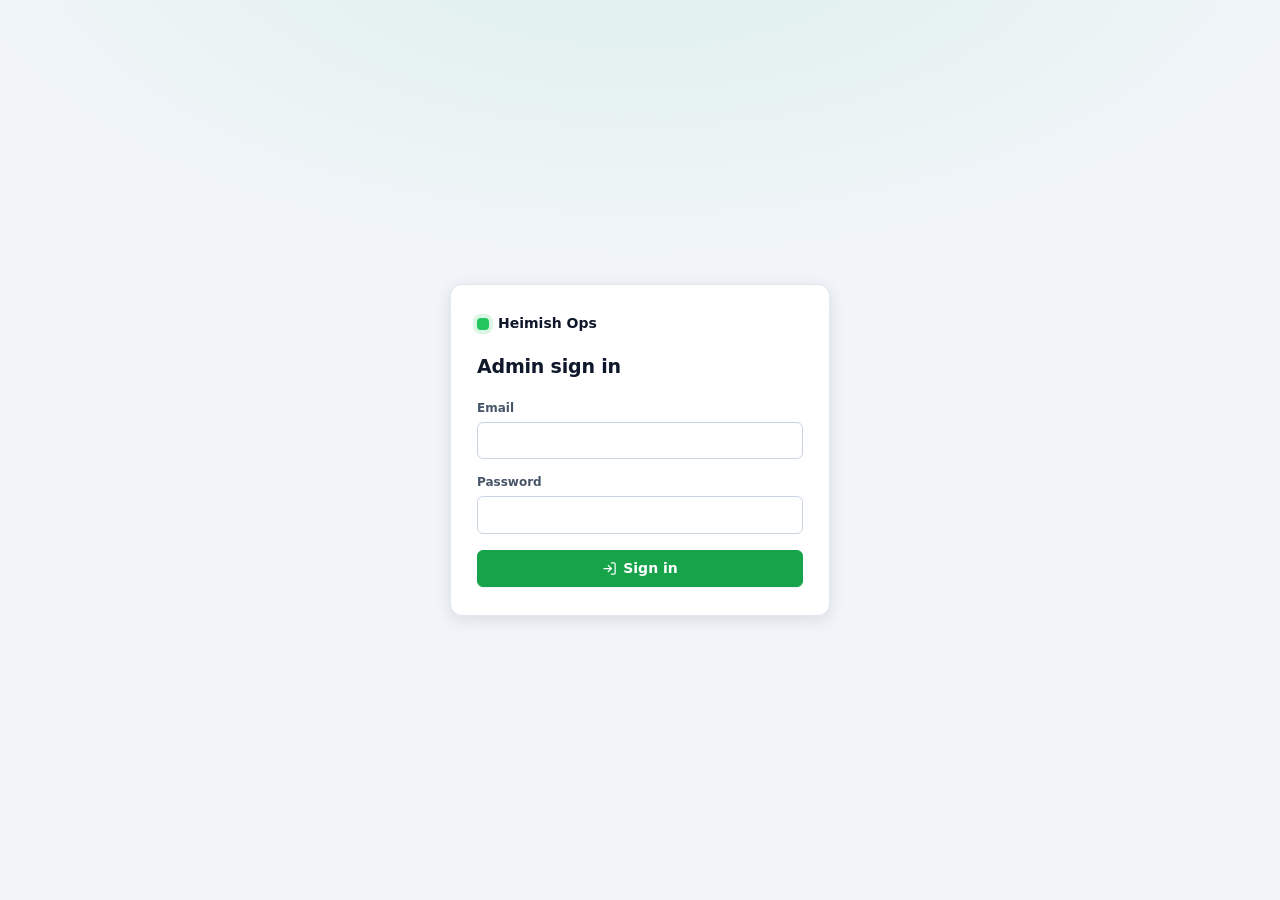
<file: admin/index.html>
<!doctype html>
<html lang="en">
  <head>
    <meta charset="UTF-8" />
    <meta name="viewport" content="width=device-width, initial-scale=1.0" />
    <title>Heimish Ops Portal</title>
    <script type="module" crossorigin src="/admin/assets/index-C0N72zMu.js"></script>
    <link rel="stylesheet" crossorigin href="/admin/assets/index-Dj3OKHCG.css">
  </head>
  <body>
    <div id="root"></div>
  </body>
</html>
</file>
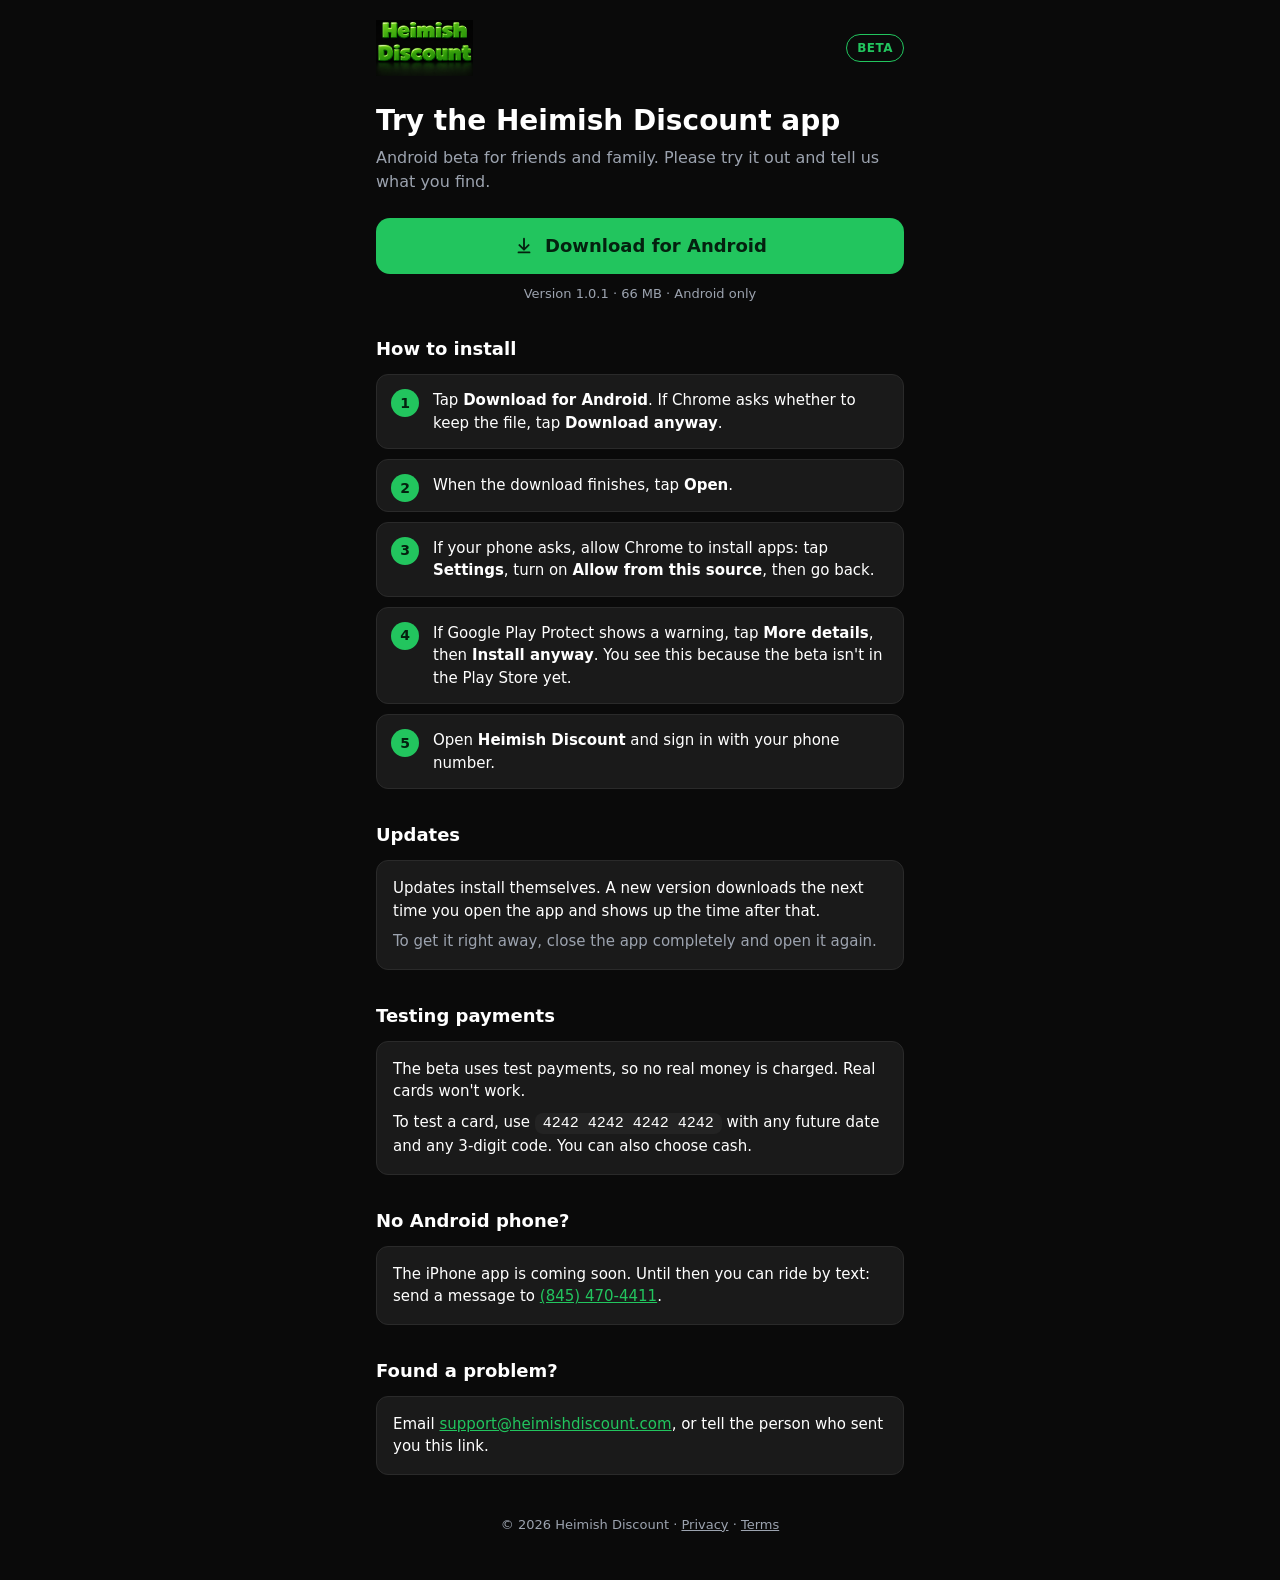
<file: download/index.html>
<!DOCTYPE html>
<html lang="en">
<head>
<meta charset="UTF-8" />
<meta name="viewport" content="width=device-width, initial-scale=1.0" />
<title>Heimish Discount — Android beta</title>
<meta name="description" content="Download the Heimish Discount Android beta." />
<!-- Private beta: shared by link only, never listed in search results. -->
<meta name="robots" content="noindex, nofollow" />
<link rel="icon" type="image/png" href="/favicon.png" />
<link rel="apple-touch-icon" href="/favicon.png" />
<style>
  :root {
    --bg: #0A0A0A;
    --surface: #1A1A1A;
    --surface-2: #232323;
    --primary: #22C55E;
    --primary-dark: #16A34A;
    --text: #FFFFFF;
    --muted: #9CA3AF;
    --border: #2A2A2A;
  }
  * { box-sizing: border-box; }
  html, body { margin: 0; padding: 0; }
  body {
    background: var(--bg);
    color: var(--text);
    font-family: system-ui, -apple-system, "Segoe UI", Roboto, Helvetica, Arial, sans-serif;
    line-height: 1.5;
    -webkit-text-size-adjust: 100%;
  }
  a { color: var(--primary); }
  .wrap { max-width: 560px; margin: 0 auto; padding: 20px 16px 48px; }
  header { display: flex; align-items: center; justify-content: space-between; gap: 12px; }
  header img { height: 56px; width: auto; display: block; }
  .badge {
    font-size: 12px; font-weight: 600; letter-spacing: .04em; text-transform: uppercase;
    color: var(--primary); border: 1px solid var(--primary); border-radius: 999px; padding: 4px 10px;
  }
  h1 { font-size: 28px; line-height: 1.2; margin: 28px 0 8px; }
  .lead { color: var(--muted); margin: 0 0 24px; font-size: 16px; }
  .download {
    display: flex; align-items: center; justify-content: center; gap: 10px;
    width: 100%; min-height: 56px; padding: 14px 20px;
    background: var(--primary); color: #04210F; text-decoration: none;
    font-size: 18px; font-weight: 700; border-radius: 14px;
  }
  .download:hover, .download:focus-visible { background: var(--primary-dark); color: #FFFFFF; }
  .download:focus-visible { outline: 3px solid #FFFFFF; outline-offset: 3px; }
  .download svg { width: 22px; height: 22px; flex-shrink: 0; }
  .meta { color: var(--muted); font-size: 13px; text-align: center; margin: 10px 0 0; }
  section { margin-top: 32px; }
  h2 { font-size: 18px; margin: 0 0 12px; }
  ol.steps { list-style: none; margin: 0; padding: 0; counter-reset: step; }
  ol.steps li {
    counter-increment: step; position: relative;
    background: var(--surface); border: 1px solid var(--border); border-radius: 12px;
    padding: 14px 14px 14px 56px; margin-bottom: 10px; font-size: 15px;
  }
  ol.steps li::before {
    content: counter(step); position: absolute; left: 14px; top: 14px;
    width: 28px; height: 28px; border-radius: 50%;
    background: var(--primary); color: #04210F; font-weight: 700; font-size: 14px;
    display: flex; align-items: center; justify-content: center;
  }
  .card { background: var(--surface); border: 1px solid var(--border); border-radius: 12px; padding: 16px; font-size: 15px; }
  .card p { margin: 0 0 8px; }
  .card p:last-child { margin-bottom: 0; }
  .testcard {
    font-family: ui-monospace, SFMono-Regular, Menlo, Consolas, monospace;
    background: var(--surface-2); border-radius: 8px; padding: 2px 8px; white-space: nowrap;
  }
  .muted { color: var(--muted); }
  footer { margin-top: 40px; color: var(--muted); font-size: 13px; text-align: center; }
  footer a { color: var(--muted); }
  @media (prefers-reduced-motion: no-preference) {
    .download { transition: background-color .15s ease, color .15s ease; }
  }
</style>
</head>
<body>
  <div class="wrap">
    <header>
      <a href="/"><img src="/heimish-logo-3d.png" alt="Heimish Discount" /></a>
      <span class="badge">Beta</span>
    </header>

    <h1>Try the Heimish Discount app</h1>
    <p class="lead">Android beta for friends and family. Please try it out and tell us what you find.</p>

    <a class="download" href="/download/heimish-discount.apk" download="heimish-discount.apk">
      <svg viewBox="0 0 24 24" aria-hidden="true" fill="currentColor"><path d="M12 3a1 1 0 0 1 1 1v9.59l3.3-3.3a1 1 0 1 1 1.4 1.42l-5 5a1 1 0 0 1-1.4 0l-5-5a1 1 0 1 1 1.4-1.42L11 13.59V4a1 1 0 0 1 1-1zM5 19a1 1 0 0 1 1-1h12a1 1 0 1 1 0 2H6a1 1 0 0 1-1-1z"/></svg>
      Download for Android
    </a>
    <p class="meta">Version 1.0.1 · 66 MB · Android only</p>

    <section aria-labelledby="install-title">
      <h2 id="install-title">How to install</h2>
      <ol class="steps">
        <li>Tap <strong>Download for Android</strong>. If Chrome asks whether to keep the file, tap <strong>Download anyway</strong>.</li>
        <li>When the download finishes, tap <strong>Open</strong>.</li>
        <li>If your phone asks, allow Chrome to install apps: tap <strong>Settings</strong>, turn on <strong>Allow from this source</strong>, then go back.</li>
        <li>If Google Play Protect shows a warning, tap <strong>More details</strong>, then <strong>Install anyway</strong>. You see this because the beta isn't in the Play Store yet.</li>
        <li>Open <strong>Heimish Discount</strong> and sign in with your phone number.</li>
      </ol>
    </section>

    <section aria-labelledby="updates-title">
      <h2 id="updates-title">Updates</h2>
      <div class="card">
        <p>Updates install themselves. A new version downloads the next time you open the app and shows up the time after that.</p>
        <p class="muted">To get it right away, close the app completely and open it again.</p>
      </div>
    </section>

    <section aria-labelledby="payments-title">
      <h2 id="payments-title">Testing payments</h2>
      <div class="card">
        <p>The beta uses test payments, so no real money is charged. Real cards won't work.</p>
        <p>To test a card, use <span class="testcard">4242 4242 4242 4242</span> with any future date and any 3-digit code. You can also choose cash.</p>
      </div>
    </section>

    <section aria-labelledby="other-title">
      <h2 id="other-title">No Android phone?</h2>
      <div class="card">
        <p>The iPhone app is coming soon. Until then you can ride by text: send a message to <a href="sms:+18454704411">(845) 470-4411</a>.</p>
      </div>
    </section>

    <section aria-labelledby="feedback-title">
      <h2 id="feedback-title">Found a problem?</h2>
      <div class="card">
        <p>Email <a href="mailto:support@heimishdiscount.com">support@heimishdiscount.com</a>, or tell the person who sent you this link.</p>
      </div>
    </section>

    <footer>
      © <span id="year"></span> Heimish Discount ·
      <a href="/privacy-policy">Privacy</a> ·
      <a href="/terms-and-conditions">Terms</a>
    </footer>
  </div>
  <script>document.getElementById('year').textContent = new Date().getFullYear();</script>
</body>
</html>
</file>
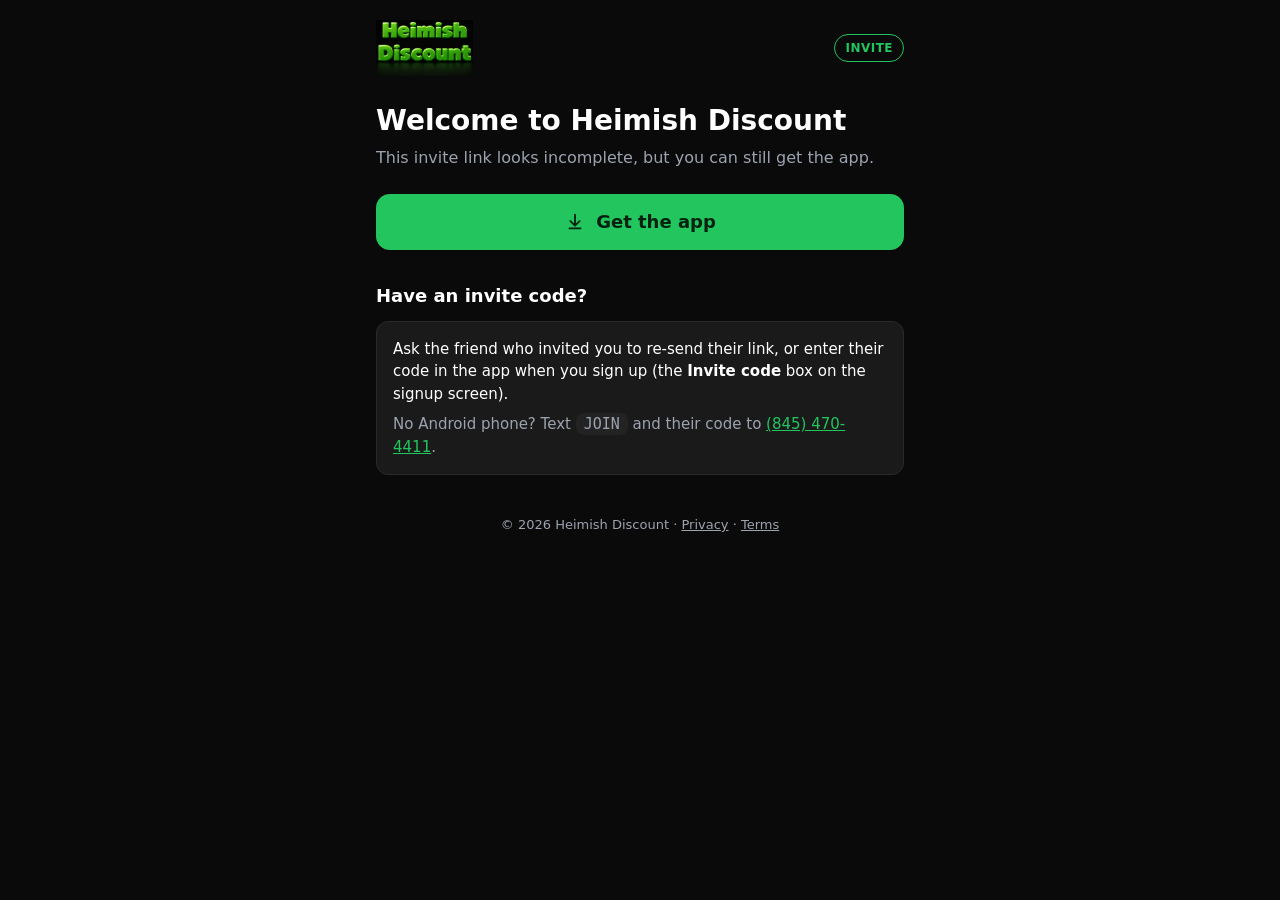
<file: join/index.html>
<!DOCTYPE html>
<html lang="en">
<head>
<meta charset="UTF-8" />
<meta name="viewport" content="width=device-width, initial-scale=1.0" />
<title>Heimish Discount — you're invited</title>
<meta name="description" content="You've been invited to Heimish Discount." />
<!-- Private beta: shared by link only, never listed in search results. -->
<meta name="robots" content="noindex, nofollow" />
<link rel="icon" type="image/png" href="/favicon.png" />
<link rel="apple-touch-icon" href="/favicon.png" />
<style>
  :root {
    --bg: #0A0A0A;
    --surface: #1A1A1A;
    --surface-2: #232323;
    --primary: #22C55E;
    --primary-dark: #16A34A;
    --text: #FFFFFF;
    --muted: #9CA3AF;
    --border: #2A2A2A;
  }
  * { box-sizing: border-box; }
  html, body { margin: 0; padding: 0; }
  body {
    background: var(--bg);
    color: var(--text);
    font-family: system-ui, -apple-system, "Segoe UI", Roboto, Helvetica, Arial, sans-serif;
    line-height: 1.5;
    -webkit-text-size-adjust: 100%;
  }
  a { color: var(--primary); }
  .wrap { max-width: 560px; margin: 0 auto; padding: 20px 16px 48px; }
  header { display: flex; align-items: center; justify-content: space-between; gap: 12px; }
  header img { height: 56px; width: auto; display: block; }
  .badge {
    font-size: 12px; font-weight: 600; letter-spacing: .04em; text-transform: uppercase;
    color: var(--primary); border: 1px solid var(--primary); border-radius: 999px; padding: 4px 10px;
  }
  h1 { font-size: 28px; line-height: 1.2; margin: 28px 0 8px; }
  .lead { color: var(--muted); margin: 0 0 24px; font-size: 16px; }
  .codebox {
    display: flex; align-items: center; justify-content: center; gap: 10px;
    background: var(--surface); border: 1px solid var(--primary); border-radius: 12px;
    padding: 14px; margin: 0 0 22px;
  }
  .codebox .label { color: var(--muted); font-size: 14px; }
  .codebox .code {
    font-family: ui-monospace, SFMono-Regular, Menlo, Consolas, monospace;
    font-size: 22px; font-weight: 700; color: var(--primary); letter-spacing: .04em;
  }
  .btn {
    display: flex; align-items: center; justify-content: center; gap: 10px;
    width: 100%; min-height: 56px; padding: 14px 20px;
    background: var(--primary); color: #04210F; text-decoration: none;
    font-size: 18px; font-weight: 700; border-radius: 14px;
    border: 0; cursor: pointer; font-family: inherit;
  }
  .btn:hover, .btn:focus-visible { background: var(--primary-dark); color: #FFFFFF; }
  .btn:focus-visible { outline: 3px solid #FFFFFF; outline-offset: 3px; }
  .btn svg { width: 22px; height: 22px; flex-shrink: 0; }
  .btn.secondary {
    background: transparent; color: var(--primary); border: 1px solid var(--primary); margin-top: 12px;
    font-size: 16px; min-height: 50px;
  }
  .btn.secondary:hover, .btn.secondary:focus-visible { background: var(--surface-2); color: var(--primary); }
  .meta { color: var(--muted); font-size: 13px; text-align: center; margin: 10px 0 0; }
  .copied-note { color: var(--primary); font-size: 13px; text-align: center; margin: 8px 0 0; min-height: 18px; }
  section { margin-top: 32px; }
  h2 { font-size: 18px; margin: 0 0 12px; }
  ol.steps { list-style: none; margin: 0; padding: 0; counter-reset: step; }
  ol.steps li {
    counter-increment: step; position: relative;
    background: var(--surface); border: 1px solid var(--border); border-radius: 12px;
    padding: 14px 14px 14px 56px; margin-bottom: 10px; font-size: 15px;
  }
  ol.steps li::before {
    content: counter(step); position: absolute; left: 14px; top: 14px;
    width: 28px; height: 28px; border-radius: 50%;
    background: var(--primary); color: #04210F; font-weight: 700; font-size: 14px;
    display: flex; align-items: center; justify-content: center;
  }
  .card { background: var(--surface); border: 1px solid var(--border); border-radius: 12px; padding: 16px; font-size: 15px; }
  .card p { margin: 0 0 8px; }
  .card p:last-child { margin-bottom: 0; }
  .textcode {
    font-family: ui-monospace, SFMono-Regular, Menlo, Consolas, monospace;
    background: var(--surface-2); border-radius: 8px; padding: 2px 8px; white-space: nowrap;
  }
  .muted { color: var(--muted); }
  footer { margin-top: 40px; color: var(--muted); font-size: 13px; text-align: center; }
  footer a { color: var(--muted); }
  [hidden] { display: none !important; }
  @media (prefers-reduced-motion: no-preference) {
    .btn { transition: background-color .15s ease, color .15s ease; }
  }
</style>
</head>
<body>
  <div class="wrap">
    <header>
      <a href="/"><img src="/heimish-logo-3d.png" alt="Heimish Discount" /></a>
      <span class="badge">Invite</span>
    </header>

    <!-- Valid-code view -->
    <div id="valid" hidden>
      <h1>You're invited</h1>
      <p class="lead">Install the Heimish Discount app and your invite code is applied when you sign up.</p>

      <div class="codebox">
        <span class="label">Your code:</span>
        <span class="code" id="code-display"></span>
      </div>

      <button class="btn" id="download-btn" type="button">
        <svg viewBox="0 0 24 24" aria-hidden="true" fill="currentColor"><path d="M12 3a1 1 0 0 1 1 1v9.59l3.3-3.3a1 1 0 1 1 1.4 1.42l-5 5a1 1 0 0 1-1.4 0l-5-5a1 1 0 1 1 1.4-1.42L11 13.59V4a1 1 0 0 1 1-1zM5 19a1 1 0 0 1 1-1h12a1 1 0 1 1 0 2H6a1 1 0 0 1-1-1z"/></svg>
        Download for Android
      </button>
      <p class="copied-note" id="copied-note" aria-live="polite"></p>

      <button class="btn secondary" id="open-app-btn" type="button">Already installed? Open in the app</button>
      <p class="meta">Android · the code is copied for you when you download.</p>

      <section aria-labelledby="install-title">
        <h2 id="install-title">How to install</h2>
        <ol class="steps">
          <li>Tap <strong>Download for Android</strong>. If Chrome asks whether to keep the file, tap <strong>Download anyway</strong>.</li>
          <li>When the download finishes, tap <strong>Open</strong> to install.</li>
          <li>If your phone asks, allow Chrome to install apps: tap <strong>Settings</strong>, turn on <strong>Allow from this source</strong>, then go back.</li>
          <li>If Google Play Protect shows a warning, tap <strong>More details</strong>, then <strong>Install anyway</strong>. You see this because the app isn't in the Play Store yet.</li>
          <li>Open <strong>Heimish Discount</strong> and sign up — your invite code is already filled in. If it isn't, paste it (it's on your clipboard) or type it in the <strong>Invite code</strong> box.</li>
        </ol>
      </section>

      <section aria-labelledby="other-title">
        <h2 id="other-title">iPhone or a flip phone?</h2>
        <div class="card">
          <p>Ride by text instead. Send <span class="textcode" id="sms-text"></span> to <a id="sms-link" href="#">(845) 470-4411</a>.</p>
        </div>
      </section>
    </div>

    <!-- Invalid / missing code view -->
    <div id="invalid" hidden>
      <h1>Welcome to Heimish Discount</h1>
      <p class="lead">This invite link looks incomplete, but you can still get the app.</p>
      <a class="btn" href="/download/">
        <svg viewBox="0 0 24 24" aria-hidden="true" fill="currentColor"><path d="M12 3a1 1 0 0 1 1 1v9.59l3.3-3.3a1 1 0 1 1 1.4 1.42l-5 5a1 1 0 0 1-1.4 0l-5-5a1 1 0 1 1 1.4-1.42L11 13.59V4a1 1 0 0 1 1-1zM5 19a1 1 0 0 1 1-1h12a1 1 0 1 1 0 2H6a1 1 0 0 1-1-1z"/></svg>
        Get the app
      </a>
      <section aria-labelledby="ask-title">
        <h2 id="ask-title">Have an invite code?</h2>
        <div class="card">
          <p>Ask the friend who invited you to re-send their link, or enter their code in the app when you sign up (the <strong>Invite code</strong> box on the signup screen).</p>
          <p class="muted">No Android phone? Text <span class="textcode">JOIN</span> and their code to <a href="sms:+18454704411">(845) 470-4411</a>.</p>
        </div>
      </section>
    </div>

    <footer>
      © <span id="year"></span> Heimish Discount ·
      <a href="/privacy-policy">Privacy</a> ·
      <a href="/terms-and-conditions">Terms</a>
    </footer>
  </div>

  <script>
    (function () {
      document.getElementById('year').textContent = new Date().getFullYear();

      var APK_URL = '/download/heimish-discount.apk';
      var FALLBACK_URL = 'https://heimishdiscount.com/download/';

      // Strict referral-code shape: HEIM- + 4–8 chars from the unambiguous alphabet (no 0/O/1/I).
      var CODE_RE = /^HEIM-[ABCDEFGHJKLMNPQRSTUVWXYZ23456789]{4,8}$/;

      function getCode() {
        var raw = '';
        try {
          raw = new URLSearchParams(window.location.search).get('code') || '';
        } catch (e) { raw = ''; }
        var code = raw.trim().toUpperCase();
        return CODE_RE.test(code) ? code : null;
      }

      var code = getCode();

      if (!code) {
        document.getElementById('invalid').hidden = false;
        return;
      }

      document.getElementById('valid').hidden = false;

      // User-controlled input: ONLY ever assigned via textContent, never innerHTML.
      document.getElementById('code-display').textContent = code;
      document.getElementById('sms-text').textContent = 'JOIN ' + code;
      document.getElementById('sms-link').setAttribute(
        'href',
        'sms:+18454704411?body=' + encodeURIComponent('JOIN ' + code)
      );

      var copiedNote = document.getElementById('copied-note');

      function startDownload() {
        var a = document.createElement('a');
        a.href = APK_URL;
        a.setAttribute('download', 'heimish-discount.apk');
        document.body.appendChild(a);
        a.click();
        document.body.removeChild(a);
      }

      // Older browsers: copy through a hidden textarea. Must run inside the tap, like writeText.
      function legacyCopy(text) {
        var ta = document.createElement('textarea');
        ta.value = text;
        ta.setAttribute('readonly', '');
        ta.style.position = 'fixed';
        ta.style.opacity = '0';
        document.body.appendChild(ta);
        ta.select();
        var ok = false;
        try { ok = document.execCommand('copy'); } catch (e) { ok = false; }
        document.body.removeChild(ta);
        return ok;
      }

      function showCopied(ok) {
        copiedNote.textContent = ok
          ? 'Code copied — it will fill in when you open the app.'
          : 'Remember your code: ' + code + ' — enter it when you sign up.';
      }

      // Copy the code to the clipboard INSIDE the tap (required for clipboard permission),
      // then start the APK download. The deferred-link pickup in the app reads this on first open.
      // The note only says "copied" once the copy has actually succeeded.
      document.getElementById('download-btn').addEventListener('click', function () {
        if (navigator.clipboard && navigator.clipboard.writeText) {
          navigator.clipboard.writeText(code).then(
            function () { showCopied(true); },
            function () { showCopied(legacyCopy(code)); }
          );
        } else {
          showCopied(legacyCopy(code));
        }
        startDownload();
      });

      // Open directly in the installed app via an Android intent. If the app isn't installed,
      // the browser follows browser_fallback_url to the download page.
      document.getElementById('open-app-btn').addEventListener('click', function () {
        var intent =
          'intent://join?code=' + encodeURIComponent(code) +
          '#Intent;scheme=heimish;package=com.heimishdiscount.rides;' +
          'S.browser_fallback_url=' + encodeURIComponent(FALLBACK_URL) + ';end';
        window.location.href = intent;
      });
    })();
  </script>
</body>
</html>
</file>
<file: admin/assets/index-Dj3OKHCG.css>
.react-flow{direction:ltr;--xy-edge-stroke-default: #b1b1b7;--xy-edge-stroke-width-default: 1;--xy-edge-stroke-selected-default: #555;--xy-connectionline-stroke-default: #b1b1b7;--xy-connectionline-stroke-width-default: 1;--xy-attribution-background-color-default: rgba(255, 255, 255, .5);--xy-minimap-background-color-default: #fff;--xy-minimap-mask-background-color-default: rgba(240, 240, 240, .6);--xy-minimap-mask-stroke-color-default: transparent;--xy-minimap-mask-stroke-width-default: 1;--xy-minimap-node-background-color-default: #e2e2e2;--xy-minimap-node-stroke-color-default: transparent;--xy-minimap-node-stroke-width-default: 2;--xy-background-color-default: transparent;--xy-background-pattern-dots-color-default: #91919a;--xy-background-pattern-lines-color-default: #eee;--xy-background-pattern-cross-color-default: #e2e2e2;background-color:var(--xy-background-color, var(--xy-background-color-default));--xy-node-color-default: inherit;--xy-node-border-default: 1px solid #1a192b;--xy-node-background-color-default: #fff;--xy-node-group-background-color-default: rgba(240, 240, 240, .25);--xy-node-boxshadow-hover-default: 0 1px 4px 1px rgba(0, 0, 0, .08);--xy-node-boxshadow-selected-default: 0 0 0 .5px #1a192b;--xy-node-border-radius-default: 3px;--xy-handle-background-color-default: #1a192b;--xy-handle-border-color-default: #fff;--xy-selection-background-color-default: rgba(0, 89, 220, .08);--xy-selection-border-default: 1px dotted rgba(0, 89, 220, .8);--xy-controls-button-background-color-default: #fefefe;--xy-controls-button-background-color-hover-default: #f4f4f4;--xy-controls-button-color-default: inherit;--xy-controls-button-color-hover-default: inherit;--xy-controls-button-border-color-default: #eee;--xy-controls-box-shadow-default: 0 0 2px 1px rgba(0, 0, 0, .08);--xy-edge-label-background-color-default: #ffffff;--xy-edge-label-color-default: inherit;--xy-resize-background-color-default: #3367d9}.react-flow.dark{--xy-edge-stroke-default: #3e3e3e;--xy-edge-stroke-width-default: 1;--xy-edge-stroke-selected-default: #727272;--xy-connectionline-stroke-default: #b1b1b7;--xy-connectionline-stroke-width-default: 1;--xy-attribution-background-color-default: rgba(150, 150, 150, .25);--xy-minimap-background-color-default: #141414;--xy-minimap-mask-background-color-default: rgba(60, 60, 60, .6);--xy-minimap-mask-stroke-color-default: transparent;--xy-minimap-mask-stroke-width-default: 1;--xy-minimap-node-background-color-default: #2b2b2b;--xy-minimap-node-stroke-color-default: transparent;--xy-minimap-node-stroke-width-default: 2;--xy-background-color-default: #141414;--xy-background-pattern-dots-color-default: #555;--xy-background-pattern-lines-color-default: #333;--xy-background-pattern-cross-color-default: #333;--xy-node-color-default: #f8f8f8;--xy-node-border-default: 1px solid #3c3c3c;--xy-node-background-color-default: #1e1e1e;--xy-node-group-background-color-default: rgba(240, 240, 240, .25);--xy-node-boxshadow-hover-default: 0 1px 4px 1px rgba(255, 255, 255, .08);--xy-node-boxshadow-selected-default: 0 0 0 .5px #999;--xy-handle-background-color-default: #bebebe;--xy-handle-border-color-default: #1e1e1e;--xy-selection-background-color-default: rgba(200, 200, 220, .08);--xy-selection-border-default: 1px dotted rgba(200, 200, 220, .8);--xy-controls-button-background-color-default: #2b2b2b;--xy-controls-button-background-color-hover-default: #3e3e3e;--xy-controls-button-color-default: #f8f8f8;--xy-controls-button-color-hover-default: #fff;--xy-controls-button-border-color-default: #5b5b5b;--xy-controls-box-shadow-default: 0 0 2px 1px rgba(0, 0, 0, .08);--xy-edge-label-background-color-default: #141414;--xy-edge-label-color-default: #f8f8f8}.react-flow__background{background-color:var(--xy-background-color-props, var(--xy-background-color, var(--xy-background-color-default)));pointer-events:none;z-index:-1}.react-flow__container{position:absolute;width:100%;height:100%;top:0;left:0}.react-flow__pane{z-index:1;touch-action:none}.react-flow__pane.draggable{cursor:grab}.react-flow__pane.dragging{cursor:grabbing}.react-flow__pane.selection{cursor:pointer}.react-flow__viewport{transform-origin:0 0;z-index:2;pointer-events:none}.react-flow__renderer{z-index:4}.react-flow__selection{z-index:6}.react-flow__nodesselection-rect:focus,.react-flow__nodesselection-rect:focus-visible{outline:none}.react-flow__edge-path{stroke:var(--xy-edge-stroke, var(--xy-edge-stroke-default));stroke-width:var(--xy-edge-stroke-width, var(--xy-edge-stroke-width-default));fill:none}.react-flow__connection-path{stroke:var(--xy-connectionline-stroke, var(--xy-connectionline-stroke-default));stroke-width:var(--xy-connectionline-stroke-width, var(--xy-connectionline-stroke-width-default));fill:none}.react-flow .react-flow__edges{position:absolute}.react-flow .react-flow__edges svg{overflow:visible;position:absolute;pointer-events:none}.react-flow__edge{pointer-events:visibleStroke}.react-flow__edge.selectable{cursor:pointer}.react-flow__edge.animated path{stroke-dasharray:5;animation:dashdraw .5s linear infinite}.react-flow__edge.animated path.react-flow__edge-interaction{stroke-dasharray:none;animation:none}.react-flow__edge.inactive{pointer-events:none}.react-flow__edge.selected,.react-flow__edge:focus,.react-flow__edge:focus-visible{outline:none}.react-flow__edge.selected .react-flow__edge-path,.react-flow__edge.selectable:focus .react-flow__edge-path,.react-flow__edge.selectable:focus-visible .react-flow__edge-path{stroke:var(--xy-edge-stroke-selected, var(--xy-edge-stroke-selected-default))}.react-flow__edge-textwrapper{pointer-events:all}.react-flow__edge .react-flow__edge-text{pointer-events:none;-webkit-user-select:none;-moz-user-select:none;user-select:none}.react-flow__arrowhead polyline{stroke:var(--xy-edge-stroke, var(--xy-edge-stroke-default))}.react-flow__arrowhead polyline.arrowclosed{fill:var(--xy-edge-stroke, var(--xy-edge-stroke-default))}.react-flow__connection{pointer-events:none}.react-flow__connection .animated{stroke-dasharray:5;animation:dashdraw .5s linear infinite}svg.react-flow__connectionline{z-index:1001;overflow:visible;position:absolute}.react-flow__nodes{pointer-events:none;transform-origin:0 0}.react-flow__node{position:absolute;-webkit-user-select:none;-moz-user-select:none;user-select:none;pointer-events:all;transform-origin:0 0;box-sizing:border-box;cursor:default}.react-flow__node.selectable{cursor:pointer}.react-flow__node.draggable{cursor:grab;pointer-events:all}.react-flow__node.draggable.dragging{cursor:grabbing}.react-flow__nodesselection{z-index:3;transform-origin:left top;pointer-events:none}.react-flow__nodesselection-rect{position:absolute;pointer-events:all;cursor:grab}.react-flow__handle{position:absolute;pointer-events:none;min-width:5px;min-height:5px;width:6px;height:6px;background-color:var(--xy-handle-background-color, var(--xy-handle-background-color-default));border:1px solid var(--xy-handle-border-color, var(--xy-handle-border-color-default));border-radius:100%}.react-flow__handle.connectingfrom{pointer-events:all}.react-flow__handle.connectionindicator{pointer-events:all;cursor:crosshair}.react-flow__handle-bottom{top:auto;left:50%;bottom:0;transform:translate(-50%,50%)}.react-flow__handle-top{top:0;left:50%;transform:translate(-50%,-50%)}.react-flow__handle-left{top:50%;left:0;transform:translate(-50%,-50%)}.react-flow__handle-right{top:50%;right:0;transform:translate(50%,-50%)}.react-flow__edgeupdater{cursor:move;pointer-events:all}.react-flow__pane.selection .react-flow__panel{pointer-events:none}.react-flow__panel{position:absolute;z-index:5;margin:15px}.react-flow__panel.top{top:0}.react-flow__panel.bottom{bottom:0}.react-flow__panel.top.center,.react-flow__panel.bottom.center{left:50%;transform:translate(-15px) translate(-50%)}.react-flow__panel.left{left:0}.react-flow__panel.right{right:0}.react-flow__panel.left.center,.react-flow__panel.right.center{top:50%;transform:translateY(-15px) translateY(-50%)}.react-flow__attribution{font-size:10px;background:var(--xy-attribution-background-color, var(--xy-attribution-background-color-default));padding:2px 3px;margin:0}.react-flow__attribution a{text-decoration:none;color:#999}@keyframes dashdraw{0%{stroke-dashoffset:10}}.react-flow__edgelabel-renderer{position:absolute;width:100%;height:100%;pointer-events:none;-webkit-user-select:none;-moz-user-select:none;user-select:none;left:0;top:0}.react-flow__viewport-portal{position:absolute;width:100%;height:100%;left:0;top:0;-webkit-user-select:none;-moz-user-select:none;user-select:none}.react-flow__minimap{background:var( --xy-minimap-background-color-props, var(--xy-minimap-background-color, var(--xy-minimap-background-color-default)) )}.react-flow__minimap-svg{display:block}.react-flow__minimap-mask{fill:var( --xy-minimap-mask-background-color-props, var(--xy-minimap-mask-background-color, var(--xy-minimap-mask-background-color-default)) );stroke:var( --xy-minimap-mask-stroke-color-props, var(--xy-minimap-mask-stroke-color, var(--xy-minimap-mask-stroke-color-default)) );stroke-width:var( --xy-minimap-mask-stroke-width-props, var(--xy-minimap-mask-stroke-width, var(--xy-minimap-mask-stroke-width-default)) )}.react-flow__minimap-node{fill:var( --xy-minimap-node-background-color-props, var(--xy-minimap-node-background-color, var(--xy-minimap-node-background-color-default)) );stroke:var( --xy-minimap-node-stroke-color-props, var(--xy-minimap-node-stroke-color, var(--xy-minimap-node-stroke-color-default)) );stroke-width:var( --xy-minimap-node-stroke-width-props, var(--xy-minimap-node-stroke-width, var(--xy-minimap-node-stroke-width-default)) )}.react-flow__background-pattern.dots{fill:var( --xy-background-pattern-color-props, var(--xy-background-pattern-color, var(--xy-background-pattern-dots-color-default)) )}.react-flow__background-pattern.lines{stroke:var( --xy-background-pattern-color-props, var(--xy-background-pattern-color, var(--xy-background-pattern-lines-color-default)) )}.react-flow__background-pattern.cross{stroke:var( --xy-background-pattern-color-props, var(--xy-background-pattern-color, var(--xy-background-pattern-cross-color-default)) )}.react-flow__controls{display:flex;flex-direction:column;box-shadow:var(--xy-controls-box-shadow, var(--xy-controls-box-shadow-default))}.react-flow__controls.horizontal{flex-direction:row}.react-flow__controls-button{display:flex;justify-content:center;align-items:center;height:26px;width:26px;padding:4px;border:none;background:var(--xy-controls-button-background-color, var(--xy-controls-button-background-color-default));border-bottom:1px solid var( --xy-controls-button-border-color-props, var(--xy-controls-button-border-color, var(--xy-controls-button-border-color-default)) );color:var( --xy-controls-button-color-props, var(--xy-controls-button-color, var(--xy-controls-button-color-default)) );cursor:pointer;-webkit-user-select:none;-moz-user-select:none;user-select:none}.react-flow__controls-button svg{width:100%;max-width:12px;max-height:12px;fill:currentColor}.react-flow__edge.updating .react-flow__edge-path{stroke:#777}.react-flow__edge-text{font-size:10px}.react-flow__node.selectable:focus,.react-flow__node.selectable:focus-visible{outline:none}.react-flow__node-input,.react-flow__node-default,.react-flow__node-output,.react-flow__node-group{padding:10px;border-radius:var(--xy-node-border-radius, var(--xy-node-border-radius-default));width:150px;font-size:12px;color:var(--xy-node-color, var(--xy-node-color-default));text-align:center;border:var(--xy-node-border, var(--xy-node-border-default));background-color:var(--xy-node-background-color, var(--xy-node-background-color-default))}.react-flow__node-input.selectable:hover,.react-flow__node-default.selectable:hover,.react-flow__node-output.selectable:hover,.react-flow__node-group.selectable:hover{box-shadow:var(--xy-node-boxshadow-hover, var(--xy-node-boxshadow-hover-default))}.react-flow__node-input.selectable.selected,.react-flow__node-input.selectable:focus,.react-flow__node-input.selectable:focus-visible,.react-flow__node-default.selectable.selected,.react-flow__node-default.selectable:focus,.react-flow__node-default.selectable:focus-visible,.react-flow__node-output.selectable.selected,.react-flow__node-output.selectable:focus,.react-flow__node-output.selectable:focus-visible,.react-flow__node-group.selectable.selected,.react-flow__node-group.selectable:focus,.react-flow__node-group.selectable:focus-visible{box-shadow:var(--xy-node-boxshadow-selected, var(--xy-node-boxshadow-selected-default))}.react-flow__node-group{background-color:var(--xy-node-group-background-color, var(--xy-node-group-background-color-default))}.react-flow__nodesselection-rect,.react-flow__selection{background:var(--xy-selection-background-color, var(--xy-selection-background-color-default));border:var(--xy-selection-border, var(--xy-selection-border-default))}.react-flow__nodesselection-rect:focus,.react-flow__nodesselection-rect:focus-visible,.react-flow__selection:focus,.react-flow__selection:focus-visible{outline:none}.react-flow__controls-button:hover{background:var( --xy-controls-button-background-color-hover-props, var(--xy-controls-button-background-color-hover, var(--xy-controls-button-background-color-hover-default)) );color:var( --xy-controls-button-color-hover-props, var(--xy-controls-button-color-hover, var(--xy-controls-button-color-hover-default)) )}.react-flow__controls-button:disabled{pointer-events:none}.react-flow__controls-button:disabled svg{fill-opacity:.4}.react-flow__controls-button:last-child{border-bottom:none}.react-flow__controls.horizontal .react-flow__controls-button{border-bottom:none;border-right:1px solid var( --xy-controls-button-border-color-props, var(--xy-controls-button-border-color, var(--xy-controls-button-border-color-default)) )}.react-flow__controls.horizontal .react-flow__controls-button:last-child{border-right:none}.react-flow__resize-control{position:absolute}.react-flow__resize-control.left,.react-flow__resize-control.right{cursor:ew-resize}.react-flow__resize-control.top,.react-flow__resize-control.bottom{cursor:ns-resize}.react-flow__resize-control.top.left,.react-flow__resize-control.bottom.right{cursor:nwse-resize}.react-flow__resize-control.bottom.left,.react-flow__resize-control.top.right{cursor:nesw-resize}.react-flow__resize-control.handle{width:5px;height:5px;border:1px solid #fff;border-radius:1px;background-color:var(--xy-resize-background-color, var(--xy-resize-background-color-default));translate:-50% -50%}.react-flow__resize-control.handle.left{left:0;top:50%}.react-flow__resize-control.handle.right{left:100%;top:50%}.react-flow__resize-control.handle.top{left:50%;top:0}.react-flow__resize-control.handle.bottom{left:50%;top:100%}.react-flow__resize-control.handle.top.left,.react-flow__resize-control.handle.bottom.left{left:0}.react-flow__resize-control.handle.top.right,.react-flow__resize-control.handle.bottom.right{left:100%}.react-flow__resize-control.line{border-color:var(--xy-resize-background-color, var(--xy-resize-background-color-default));border-width:0;border-style:solid}.react-flow__resize-control.line.left,.react-flow__resize-control.line.right{width:1px;transform:translate(-50%);top:0;height:100%}.react-flow__resize-control.line.left{left:0;border-left-width:1px}.react-flow__resize-control.line.right{left:100%;border-right-width:1px}.react-flow__resize-control.line.top,.react-flow__resize-control.line.bottom{height:1px;transform:translateY(-50%);left:0;width:100%}.react-flow__resize-control.line.top{top:0;border-top-width:1px}.react-flow__resize-control.line.bottom{border-bottom-width:1px;top:100%}.react-flow__edge-textbg{fill:var(--xy-edge-label-background-color, var(--xy-edge-label-background-color-default))}.react-flow__edge-text{fill:var(--xy-edge-label-color, var(--xy-edge-label-color-default))}:root{--bg: #f1f5f9;--surface: #ffffff;--surface-2: #f8fafc;--surface-3: #f1f5f9;--rail: #0f172a;--rail-2: #1e293b;--border: #e2e8f0;--border-strong: #cbd5e1;--text: #0f172a;--text-2: #475569;--text-muted: #64748b;--text-on-rail: #e2e8f0;--text-on-rail-dim: #94a3b8;--primary: #16a34a;--primary-hover: #15803d;--primary-ink: #ffffff;--accent: #22c55e;--ok-bg: #f0fdf4;--ok-border: #bbf7d0;--ok-text: #15803d;--warn: #d97706;--warn-bg: #fffbeb;--warn-border: #fde68a;--warn-text: #b45309;--danger: #dc2626;--danger-bg: #fef2f2;--danger-border: #fecaca;--danger-text: #b91c1c;--info-bg: #eff6ff;--info-border: #bfdbfe;--info-text: #1d4ed8;--r-sm: 6px;--r: 8px;--r-lg: 12px;--shadow-sm: 0 1px 2px rgba(15, 23, 42, .06);--shadow: 0 4px 16px rgba(15, 23, 42, .1);--shadow-lg: 0 12px 32px rgba(15, 23, 42, .16);--mono: ui-monospace, "SF Mono", "Cascadia Mono", "Roboto Mono", Menlo, Consolas, monospace;--sans: system-ui, -apple-system, "Segoe UI", Roboto, Helvetica, Arial, sans-serif;color-scheme:light}*{box-sizing:border-box}html,body,#root{height:100%}body{margin:0;font-family:var(--sans);font-size:14px;line-height:1.5;color:var(--text);background:var(--bg);-webkit-font-smoothing:antialiased;text-rendering:optimizeLegibility}h1{font-size:20px;font-weight:650;letter-spacing:-.01em;margin:0}h2{font-size:15px;font-weight:600;margin:0}code{font-family:var(--mono);font-size:.92em;background:var(--surface-3);padding:1px 5px;border-radius:4px}a{color:var(--primary-hover)}:focus-visible{outline:2px solid var(--accent);outline-offset:2px;border-radius:4px}.btn{display:inline-flex;align-items:center;gap:6px;font:inherit;font-weight:550;font-size:13px;line-height:1;padding:8px 12px;border-radius:var(--r-sm);border:1px solid var(--border-strong);background:var(--surface);color:var(--text);cursor:pointer;white-space:nowrap;transition:background .15s,border-color .15s,color .15s,box-shadow .15s,opacity .15s}.btn:hover{background:var(--surface-3)}.btn:active{transform:translateY(.5px)}.btn:disabled{opacity:.5;cursor:not-allowed}.btn.primary{background:var(--primary);border-color:var(--primary);color:var(--primary-ink);box-shadow:var(--shadow-sm)}.btn.primary:hover{background:var(--primary-hover);border-color:var(--primary-hover)}.btn.ghost{background:transparent;border-color:transparent;color:var(--text-2)}.btn.ghost:hover{background:var(--surface-3);color:var(--text)}.btn.danger{color:var(--danger-text);border-color:var(--danger-border);background:var(--danger-bg)}.btn.danger:hover{background:#fee2e2}.icon-btn{display:inline-flex;align-items:center;justify-content:center;width:30px;height:30px;padding:0;border:1px solid transparent;border-radius:var(--r-sm);background:transparent;color:var(--text-2);cursor:pointer;transition:background .15s,color .15s,border-color .15s}.icon-btn:hover{background:var(--surface-3);color:var(--text)}.icon-btn.danger:hover{background:var(--danger-bg);color:var(--danger-text)}.field{display:flex;flex-direction:column;gap:5px}.field-label{font-size:12px;font-weight:550;color:var(--text-2)}input,textarea,select{font:inherit;font-size:13px;color:var(--text);background:var(--surface);border:1px solid var(--border-strong);border-radius:var(--r-sm);padding:8px 10px;width:100%;transition:border-color .15s,box-shadow .15s}input:focus,textarea:focus,select:focus{outline:none;border-color:var(--accent);box-shadow:0 0 0 3px #22c55e26}input::placeholder,textarea::placeholder{color:var(--text-muted)}textarea{resize:vertical;line-height:1.45}select{cursor:pointer;-webkit-appearance:none;-moz-appearance:none;appearance:none;background-image:url("data:image/svg+xml,%3Csvg xmlns='http://www.w3.org/2000/svg' width='12' height='12' viewBox='0 0 24 24' fill='none' stroke='%2364748b' stroke-width='2.5'%3E%3Cpath d='M6 9l6 6 6-6'/%3E%3C/svg%3E");background-repeat:no-repeat;background-position:right 8px center;padding-right:26px}.muted{color:var(--text-muted)}.banner{display:flex;align-items:center;gap:8px;padding:10px 14px;border-radius:var(--r);font-size:13px;border:1px solid var(--border);background:var(--surface)}.banner.error{background:var(--danger-bg);border-color:var(--danger-border);color:var(--danger-text)}.banner.ok{background:var(--ok-bg);border-color:var(--ok-border);color:var(--ok-text)}.floating-banner{position:fixed;top:16px;left:50%;transform:translate(-50%);z-index:60;box-shadow:var(--shadow-lg);max-width:min(560px,92vw)}.status-pill{display:inline-flex;align-items:center;gap:5px;font-size:11.5px;font-weight:600;letter-spacing:.01em;padding:3px 9px;border-radius:999px;border:1px solid transparent;white-space:nowrap}.status-published{background:var(--ok-bg);border-color:var(--ok-border);color:var(--ok-text)}.status-draft{background:var(--surface-3);border-color:var(--border-strong);color:var(--text-2)}.auth-screen{min-height:100%;display:grid;place-items:center;padding:24px;background:radial-gradient(1000px 500px at 50% -10%,rgba(34,197,94,.1),transparent 70%),var(--bg)}.auth-card{width:100%;max-width:380px;background:var(--surface);border:1px solid var(--border);border-radius:var(--r-lg);box-shadow:var(--shadow);padding:28px 26px}.auth-brand{display:flex;align-items:center;gap:9px;font-weight:650;color:var(--text);margin-bottom:18px}.brand-dot{width:12px;height:12px;border-radius:4px;background:var(--accent);box-shadow:0 0 0 4px #22c55e29}.auth-card h1{font-size:19px;margin-bottom:18px}.auth-form{display:flex;flex-direction:column;gap:14px;margin-top:4px}.auth-submit{justify-content:center;padding:10px;font-size:14px;margin-top:2px}.auth-error{display:flex;align-items:center;gap:6px;margin:0;color:var(--danger-text);font-size:13px}.auth-note{display:flex;gap:10px;padding:12px;margin-bottom:16px;background:var(--info-bg);border:1px solid var(--info-border);border-radius:var(--r);color:var(--info-text);font-size:13px}.auth-note strong{display:block;margin-bottom:3px}.auth-note p{margin:4px 0 0;line-height:1.45}.auth-note svg{flex:none;margin-top:1px}.app-shell{display:flex;height:100%;overflow:hidden}.sidebar{flex:none;width:232px;background:var(--rail);color:var(--text-on-rail);display:flex;flex-direction:column;padding:16px 12px;gap:4px}.sidebar .side-brand{display:flex;align-items:center;gap:10px;padding:6px 8px 16px;font-size:15px;font-weight:650;color:#fff}.sidebar .side-brand .brand-dot{box-shadow:0 0 0 4px #22c55e38}.side-sub{font-size:11px;font-weight:500;color:var(--text-on-rail-dim);letter-spacing:.02em}.side-nav{display:flex;flex-direction:column;gap:2px;margin-top:4px}.nav-item{display:flex;align-items:center;gap:10px;padding:9px 10px;border-radius:var(--r-sm);color:var(--text-on-rail-dim);font-size:13.5px;font-weight:550;text-decoration:none;cursor:pointer;transition:background .15s,color .15s}.nav-item:hover,.nav-item.active{background:var(--rail-2);color:#fff}.nav-item.active svg{color:var(--accent)}.side-spacer{flex:1}.side-user{border-top:1px solid rgba(148,163,184,.18);padding-top:12px;margin-top:8px;display:flex;flex-direction:column;gap:8px}.side-user .who{min-width:0}.side-user .who .who-label{font-size:11px;color:var(--text-on-rail-dim)}.side-user .who .who-email{font-size:12.5px;color:var(--text-on-rail);font-weight:550;overflow:hidden;text-overflow:ellipsis;white-space:nowrap}.side-signout{display:flex;align-items:center;gap:8px;justify-content:center;padding:8px;border-radius:var(--r-sm);font-size:13px;font-weight:550;background:#94a3b81f;color:var(--text-on-rail);border:1px solid transparent;cursor:pointer;transition:background .15s}.side-signout:hover{background:#94a3b838}.shell-main{flex:1;min-width:0;display:flex;flex-direction:column;overflow:hidden}.shell-content{flex:1;min-height:0;overflow:auto;display:flex;flex-direction:column}.page{padding:24px 28px;display:flex;flex-direction:column;gap:18px;min-height:0}.page-head{display:flex;align-items:flex-start;justify-content:space-between;gap:16px}.page-sub{margin:5px 0 0;color:var(--text-muted);font-size:13px;max-width:60ch}.page-head-actions{display:flex;gap:8px;flex:none}.empty-state{display:flex;flex-direction:column;align-items:center;gap:12px;padding:56px 24px;color:var(--text-muted);text-align:center;background:var(--surface);border:1px dashed var(--border-strong);border-radius:var(--r-lg)}.empty-state p{margin:0;font-size:14px}.flow-table{width:100%;border-collapse:separate;border-spacing:0;background:var(--surface);border:1px solid var(--border);border-radius:var(--r-lg);overflow:hidden;box-shadow:var(--shadow-sm)}.flow-table th{text-align:left;font-size:11.5px;font-weight:600;text-transform:uppercase;letter-spacing:.04em;color:var(--text-muted);padding:11px 14px;background:var(--surface-2);border-bottom:1px solid var(--border)}.flow-table td{padding:12px 14px;border-bottom:1px solid var(--border);font-size:13.5px}.flow-table tbody tr:last-child td{border-bottom:none}.flow-row{cursor:pointer;transition:background .12s}.flow-row:hover{background:var(--surface-2)}.flow-name-cell{display:flex;align-items:center;gap:9px;font-weight:550;color:var(--text)}.flow-name-cell svg{color:var(--text-muted);flex:none}.row-actions{text-align:right;white-space:nowrap}.row-actions .icon-btn{vertical-align:middle}.builder-root{flex:1;min-height:0;display:flex;flex-direction:column;background:var(--surface-2)}.toolbar{display:flex;align-items:center;gap:8px;flex-wrap:wrap;padding:10px 14px;background:var(--surface);border-bottom:1px solid var(--border)}.flow-name{width:auto;min-width:180px;max-width:280px;font-weight:600;font-size:14px;border-color:transparent;background:transparent;padding:6px 8px}.flow-name:hover{background:var(--surface-3)}.toolbar-spacer{flex:1}.voice-toggle{display:inline-flex;align-items:center;gap:6px;font-size:12.5px;color:var(--text-2);cursor:pointer;-webkit-user-select:none;user-select:none;padding:6px 8px;border-radius:var(--r-sm)}.voice-toggle:hover{background:var(--surface-3)}.voice-toggle input{width:auto}.pop-wrap{position:relative}.pop-menu{position:absolute;z-index:40;top:calc(100% + 6px);left:0;min-width:210px;background:var(--surface);border:1px solid var(--border);border-radius:var(--r);box-shadow:var(--shadow-lg);padding:6px}.pop-menu.floating{position:absolute;top:0}.pop-head{font-size:11px;font-weight:600;text-transform:uppercase;letter-spacing:.04em;color:var(--text-muted);padding:6px 8px 4px}.pop-head.sub{border-top:1px solid var(--border);margin-top:4px}.pop-item{display:flex;align-items:center;gap:9px;width:100%;padding:8px;border:none;background:transparent;border-radius:var(--r-sm);font:inherit;font-size:13px;color:var(--text);text-align:left;cursor:pointer;transition:background .12s}.pop-item:hover{background:var(--surface-3)}.pop-item svg{color:var(--text-muted);flex:none}.pop-scroll{max-height:220px;overflow:auto}.import-pop{min-width:320px}.import-pop textarea{font-family:var(--mono);font-size:12px;margin-top:4px}.import-err{display:flex;align-items:center;gap:6px;margin:8px 0 0;color:var(--danger-text);font-size:12.5px}.pop-actions{display:flex;justify-content:flex-end;gap:8px;margin-top:8px}.validation{display:flex;align-items:center;gap:8px;padding:8px 16px;font-size:13px;border-bottom:1px solid var(--border)}.validation.neutral{background:var(--surface);color:var(--text-muted)}.validation.ok{background:var(--ok-bg);color:var(--ok-text)}.validation.error{background:var(--danger-bg);color:var(--danger-text)}.validation.warn{background:var(--warn-bg);color:var(--warn-text)}.validation svg{flex:none}.canvas-wrap{position:relative;flex:1;min-height:0}.empty-hint{background:var(--surface);border:1px solid var(--border);border-radius:999px;padding:8px 16px;font-size:13px;color:var(--text-2);box-shadow:var(--shadow-sm)}.builder-footer{display:flex;align-items:center;justify-content:space-between;gap:12px;padding:10px 16px;background:var(--surface);border-top:1px solid var(--border)}.footer-meta{margin:0;font-size:12.5px;color:var(--text-muted)}.footer-actions{display:flex;gap:10px}.react-flow__node{font-family:var(--sans)}.react-flow__attribution{display:none}.rf-handle{width:9px;height:9px;background:var(--surface);border:2px solid var(--border-strong)}.rf-handle:hover{border-color:var(--primary)}.node-card{width:300px;background:var(--surface);border:1px solid var(--border);border-left:3px solid var(--border-strong);border-radius:var(--r);box-shadow:var(--shadow-sm);font-size:13px;overflow:hidden}.node-card.tone-brand{border-left-color:var(--primary)}.node-card.tone-neutral{border-left-color:var(--text-muted)}.node-card.tone-warn{border-left-color:var(--warn)}.node-card.tone-danger{border-left-color:var(--danger)}.node-card.is-root{box-shadow:0 0 0 2px #22c55e59,var(--shadow)}.node-card.unreachable{opacity:.68;border-style:dashed}.node-head{display:flex;align-items:center;gap:6px;padding:8px 8px 8px 10px;background:var(--surface-2);border-bottom:1px solid var(--border)}.drag-dot{color:var(--border-strong);cursor:grab;display:inline-flex}.collapse-btn{display:inline-flex;padding:2px;border:none;background:transparent;color:var(--text-muted);cursor:pointer;border-radius:4px}.collapse-btn:hover{background:var(--surface-3);color:var(--text)}.node-icon{color:var(--text-2);flex:none}.node-title{font-weight:600;font-size:13px}.root-badge{font-size:9.5px;font-weight:700;letter-spacing:.06em;color:var(--ok-text);background:var(--ok-bg);border:1px solid var(--ok-border);padding:2px 5px;border-radius:4px}.head-spacer{flex:1}.node-head .icon-btn{width:26px;height:26px}.node-collapsed-summary{margin:0;padding:9px 12px;font-size:12.5px;color:var(--text-muted)}.unreachable-note{margin:0;padding:6px 12px;font-size:11.5px;color:var(--warn-text);background:var(--warn-bg);border-top:1px solid var(--warn-border)}.body{padding:10px 12px;display:flex;flex-direction:column;gap:12px}.terminal-note{margin:0;color:var(--text-muted);font-size:12.5px;line-height:1.45}.branches{display:flex;flex-direction:column;gap:8px}.branch{border:1px solid var(--border);border-radius:var(--r-sm);padding:8px;background:var(--surface-2);display:flex;flex-direction:column;gap:8px}.branch-keys{display:flex;align-items:center;gap:6px}.branch-digit{width:46px;text-align:center;font-family:var(--mono);font-weight:600}.branch-voice{flex:1}.add-branch{display:inline-flex;align-items:center;gap:6px;align-self:flex-start;padding:6px 10px;border:1px dashed var(--border-strong);border-radius:var(--r-sm);background:transparent;color:var(--text-2);font:inherit;font-size:12.5px;font-weight:550;cursor:pointer;transition:background .15s,border-color .15s,color .15s}.add-branch:hover{background:var(--surface-3);border-color:var(--primary);color:var(--primary-hover)}.default-row{display:flex;align-items:flex-start;gap:6px}.default-row .tp{flex:1}.tp{display:flex;flex-wrap:wrap;gap:6px}.tp-kind,.tp-q,.tp-node{flex:1 1 100%}.tp-new{flex:1 1 100%;color:var(--text-2)}.leaf-card{width:200px;padding:10px 12px;border-radius:var(--r-sm);font-size:12.5px;font-weight:550;text-align:center;border:1px solid var(--border);background:var(--surface)}.leaf-queue{background:var(--surface-2);color:var(--text-2);border-color:var(--border-strong)}.leaf-voicemail{background:var(--warn-bg);color:var(--warn-text);border-color:var(--warn-border)}.leaf-hangup{background:var(--danger-bg);color:var(--danger-text);border-color:var(--danger-border)}.edge-label-wrap{position:absolute;display:flex;align-items:center;gap:4px;pointer-events:all}.edge-label{font-size:11px;font-weight:600;color:var(--text-2);background:var(--surface);border:1px solid var(--border);border-radius:999px;padding:1px 7px;box-shadow:var(--shadow-sm);white-space:nowrap}.edge-remove{display:inline-flex;align-items:center;justify-content:center;width:18px;height:18px;border-radius:999px;border:1px solid var(--border);background:var(--surface);color:var(--text-muted);cursor:pointer;padding:0;box-shadow:var(--shadow-sm);transition:background .15s,color .15s,border-color .15s}.edge-remove:hover{background:var(--danger-bg);color:var(--danger-text);border-color:var(--danger-border)}.monitor{flex:1;min-height:0;display:flex;flex-direction:column}.monitor-head{display:flex;align-items:center;gap:12px;justify-content:space-between;padding:14px 20px;background:var(--surface);border-bottom:1px solid var(--border)}.monitor-head h1{display:flex;align-items:center;gap:9px}.live-dot{display:inline-flex;align-items:center;gap:6px;font-size:12px;font-weight:600;color:var(--ok-text);padding:3px 9px;background:var(--ok-bg);border:1px solid var(--ok-border);border-radius:999px}.live-dot .pulse{width:8px;height:8px;border-radius:999px;background:var(--accent);box-shadow:0 0 #22c55e99;animation:pulse 1.8s infinite}.live-dot.off{color:var(--text-muted);background:var(--surface-3);border-color:var(--border-strong)}.live-dot.off .pulse{background:var(--text-muted);animation:none;box-shadow:none}@keyframes pulse{0%{box-shadow:0 0 #22c55e80}70%{box-shadow:0 0 0 7px #22c55e00}to{box-shadow:0 0 #22c55e00}}.monitor-body{flex:1;min-height:0;display:grid;grid-template-columns:340px 1fr}.thread-list{border-right:1px solid var(--border);overflow:auto;background:var(--surface);display:flex;flex-direction:column}.thread-search{padding:10px 12px;border-bottom:1px solid var(--border);position:sticky;top:0;background:var(--surface);z-index:1}.thread-item{display:flex;flex-direction:column;gap:4px;width:100%;text-align:left;padding:11px 14px;border:none;border-bottom:1px solid var(--border);border-left:3px solid transparent;background:transparent;cursor:pointer;font:inherit;transition:background .12s}.thread-item:hover{background:var(--surface-2)}.thread-item.active{background:var(--surface-2);border-left-color:var(--primary)}.thread-top{display:flex;align-items:center;justify-content:space-between;gap:8px}.thread-phone{font-family:var(--mono);font-size:13px;font-weight:600;color:var(--text)}.thread-time{font-size:11px;color:var(--text-muted);flex:none}.thread-meta{display:flex;align-items:center;gap:6px;flex-wrap:wrap}.thread-snippet{font-size:12px;color:var(--text-muted);overflow:hidden;text-overflow:ellipsis;white-space:nowrap}.tag{display:inline-flex;align-items:center;gap:4px;font-size:10.5px;font-weight:600;padding:2px 7px;border-radius:999px;border:1px solid var(--border-strong);background:var(--surface-3);color:var(--text-2);text-transform:capitalize;white-space:nowrap}.tag.role-rider{background:var(--info-bg);border-color:var(--info-border);color:var(--info-text)}.tag.role-driver{background:var(--ok-bg);border-color:var(--ok-border);color:var(--ok-text)}.tag.state{font-family:var(--mono);text-transform:none}.tag.optout{background:var(--danger-bg);border-color:var(--danger-border);color:var(--danger-text)}.transcript{display:flex;flex-direction:column;min-width:0;background:var(--surface-2)}.transcript-head{padding:12px 20px;background:var(--surface);border-bottom:1px solid var(--border);display:flex;align-items:center;gap:10px;flex-wrap:wrap}.transcript-head .t-phone{font-family:var(--mono);font-size:15px;font-weight:650}.transcript-head .head-spacer{flex:1}.transcript-scroll{flex:1;min-height:0;overflow:auto;padding:20px;display:flex;flex-direction:column;gap:10px}.msg-row{display:flex;flex-direction:column;max-width:74%}.msg-row.in{align-self:flex-start;align-items:flex-start}.msg-row.out{align-self:flex-end;align-items:flex-end}.bubble{padding:9px 13px;border-radius:14px;font-size:13.5px;line-height:1.45;white-space:pre-wrap;word-break:break-word;box-shadow:var(--shadow-sm)}.msg-row.in .bubble{background:var(--surface);border:1px solid var(--border);border-bottom-left-radius:4px;color:var(--text)}.msg-row.out .bubble{background:var(--primary);color:#fff;border-bottom-right-radius:4px}.msg-meta{display:flex;align-items:center;gap:7px;margin-top:4px;font-size:10.5px;color:var(--text-muted)}.msg-meta .node-chip{font-family:var(--mono);background:var(--surface-3);padding:1px 5px;border-radius:4px}.msg-status{text-transform:capitalize}.msg-status.failed,.msg-status.undelivered{color:var(--danger-text);font-weight:600}.day-sep{align-self:center;font-size:11px;color:var(--text-muted);background:var(--surface-3);padding:2px 10px;border-radius:999px;margin:4px 0}.session-panel{padding:12px 20px;background:var(--surface);border-top:1px solid var(--border);display:flex;gap:20px;flex-wrap:wrap;font-size:12.5px}.session-panel .kv{display:flex;flex-direction:column;gap:2px}.session-panel .kv .k{font-size:10.5px;text-transform:uppercase;letter-spacing:.04em;color:var(--text-muted);font-weight:600}.session-panel .kv .v{font-family:var(--mono);color:var(--text)}.monitor-empty{flex:1;display:flex;flex-direction:column;align-items:center;justify-content:center;gap:10px;color:var(--text-muted);text-align:center;padding:40px}.spinner{width:16px;height:16px;border-radius:999px;border:2px solid var(--border-strong);border-top-color:var(--primary);animation:spin .7s linear infinite;display:inline-block}@keyframes spin{to{transform:rotate(360deg)}}.loading-row{display:flex;align-items:center;gap:8px;color:var(--text-muted);padding:16px}.splash{height:100%;display:grid;place-items:center;background:var(--bg)}.splash .splash-inner{display:flex;flex-direction:column;align-items:center;gap:14px;color:var(--text-muted)}@media (prefers-reduced-motion: reduce){*,*:before,*:after{animation-duration:.001ms!important;transition-duration:.001ms!important}}@media (max-width: 860px){.sidebar{width:64px}.sidebar .side-brand span:not(.brand-dot),.side-sub,.nav-item span,.side-user .who,.side-signout span{display:none}.nav-item{justify-content:center}.monitor-body{grid-template-columns:1fr}}.payout-balance{font-size:14px;font-weight:700;font-variant-numeric:tabular-nums;color:var(--text-2);flex:none}.payout-balance.pos{color:var(--ok-text)}.payout-balance.neg{color:var(--danger-text)}.payout-scroll{flex:1;min-height:0;overflow:auto;padding:18px 20px;display:flex;flex-direction:column;gap:18px}.amt-pos{color:var(--ok-text);font-weight:600}.amt-neg{color:var(--danger-text);font-weight:600}.stat-grid{display:grid;grid-template-columns:repeat(auto-fit,minmax(150px,1fr));gap:10px}.stat{background:var(--surface);border:1px solid var(--border);border-radius:var(--r);padding:12px 14px;display:flex;flex-direction:column;gap:6px}.stat-big{grid-column:1 / -1;background:var(--surface-2)}.stat-label{display:flex;align-items:center;gap:6px;font-size:12px;font-weight:550;color:var(--text-muted)}.stat-value{font-size:18px;font-weight:700;font-variant-numeric:tabular-nums;letter-spacing:-.01em}.stat-big .stat-value{font-size:26px}.rate-card{display:flex;align-items:center;justify-content:space-between;gap:16px;flex-wrap:wrap;padding:14px 20px;background:var(--surface);border-bottom:1px solid var(--border)}.payout-scroll .rate-card{border:1px solid var(--border);border-radius:var(--r)}.rate-info{min-width:220px}.rate-label{display:flex;align-items:center;gap:6px;font-size:13.5px;font-weight:600}.rate-sub{font-size:12px;margin-top:3px;max-width:62ch}.rate-edit{display:flex;align-items:center;gap:8px;flex:none}.rate-input{position:relative;display:inline-flex;align-items:center}.rate-input input{width:92px;padding:7px 26px 7px 10px;font:inherit;font-variant-numeric:tabular-nums;border:1px solid var(--border-strong);border-radius:var(--r-sm);background:var(--surface);color:var(--text)}.rate-pct{position:absolute;right:10px;color:var(--text-muted);font-size:13px;pointer-events:none}.ledger-table{width:100%;border-collapse:collapse;background:var(--surface);border:1px solid var(--border);border-radius:var(--r);overflow:hidden}.filter-bar{display:flex;align-items:center;gap:6px;flex-wrap:wrap;padding:10px 20px;background:var(--surface);border-bottom:1px solid var(--border)}.page .filter-bar{border:1px solid var(--border);border-radius:var(--r)}.chip{font:inherit;font-size:13px;font-weight:550;padding:6px 12px;border-radius:var(--r-sm);border:1px solid transparent;background:transparent;color:var(--text-2);cursor:pointer;width:auto;transition:background .15s,color .15s}.chip:hover{background:var(--surface-3);color:var(--text)}.chip.active{background:var(--primary);border-color:var(--primary);color:var(--primary-ink)}.show-info{display:inline-flex;align-items:center;gap:6px;font-size:12.5px;color:var(--text-2);white-space:nowrap}.show-info input{width:auto}.card{background:var(--surface);border:1px solid var(--border);border-radius:var(--r-lg);box-shadow:var(--shadow-sm);padding:16px 18px;min-width:0}.card-head{display:flex;align-items:center;justify-content:space-between;gap:10px;margin-bottom:12px}.sev-badge{display:inline-flex;align-items:center;gap:5px;font-size:11px;font-weight:600;padding:2px 8px;border-radius:999px;border:1px solid transparent;white-space:nowrap}.sev-critical{background:var(--danger-bg);border-color:var(--danger-border);color:var(--danger-text)}.sev-warning{background:var(--warn-bg);border-color:var(--warn-border);color:var(--warn-text)}.sev-info{background:var(--surface-3);border-color:var(--border-strong);color:var(--text-2)}.code-block{background:var(--surface-2);border:1px solid var(--border);border-radius:var(--r-sm);padding:10px 12px;font-family:var(--mono);font-size:12px;line-height:1.5;overflow-x:auto;white-space:pre-wrap;word-break:break-word;margin:0}.code-block.small{font-size:11px;color:var(--text-muted);margin-top:4px}.occurrence{border:1px solid var(--border);border-radius:var(--r-sm);padding:8px 10px;background:var(--surface);font-size:12.5px}.fin-charts{display:grid;grid-template-columns:2fr 1fr;gap:16px}.fin-lower{display:grid;grid-template-columns:1fr 1fr;gap:16px}@media (max-width: 980px){.fin-charts,.fin-lower{grid-template-columns:1fr}}.chart-scroll{overflow-x:auto}.line-chart{width:100%;min-width:420px;height:auto}.grid-line{stroke:var(--border);stroke-width:1}.axis-label{font-size:10px;fill:var(--text-muted);font-family:var(--mono)}.chart-legend{display:flex;gap:16px;justify-content:center;margin-top:8px;font-size:12px;color:var(--text-2)}.chart-legend span{display:inline-flex;align-items:center;gap:6px}.swatch{display:inline-block;width:10px;height:10px;border-radius:3px;vertical-align:middle;flex:none}.breakdown{display:flex;flex-direction:column;gap:10px}.breakdown-row{display:grid;grid-template-columns:130px 1fr auto;align-items:center;gap:10px;font-size:12.5px}.breakdown-label{display:inline-flex;align-items:center;gap:6px;color:var(--text-2)}.breakdown-bar{height:8px;background:var(--surface-3);border-radius:999px;overflow:hidden}.breakdown-bar>span{display:block;height:100%;border-radius:999px}.breakdown-amt{font-variant-numeric:tabular-nums;font-weight:600}.txn-feed{list-style:none;margin:0;padding:0;display:flex;flex-direction:column;max-height:340px;overflow-y:auto}.txn-row{display:flex;align-items:center;justify-content:space-between;gap:12px;padding:8px 2px;border-bottom:1px solid var(--border);font-size:13px}.txn-row:last-child{border-bottom:none}.txn-desc{display:block;overflow:hidden;text-overflow:ellipsis;white-space:nowrap}.add-row td{padding:8px 10px;background:var(--surface-2)}.add-row input,.add-row select{padding:6px 8px;font-size:12.5px}.status-pill.st-danger{background:var(--danger-bg);border-color:var(--danger-border);color:var(--danger-text)}.status-pill.st-warn{background:var(--warn-bg);border-color:var(--warn-border);color:var(--warn-text)}.side-nav{overflow-y:auto}.nav-section{display:flex;flex-direction:column;gap:2px;margin-bottom:10px}.nav-section-title{font-size:10px;font-weight:700;text-transform:uppercase;letter-spacing:.08em;color:var(--text-on-rail-dim);padding:8px 10px 4px;opacity:.8}.rating{display:inline-flex;align-items:center;gap:4px;font-variant-numeric:tabular-nums}.rating svg{color:var(--warn)}.route-cell{max-width:340px}.search-inline{display:inline-flex;align-items:center;gap:6px;color:var(--text-muted)}.search-inline input{width:240px;max-width:46vw;padding:6px 10px;font-size:13px}.activity-list{list-style:none;margin:0;padding:0;display:flex;flex-direction:column}.activity-list li{display:flex;align-items:center;justify-content:space-between;gap:12px;padding:9px 2px;border-bottom:1px solid var(--border);font-size:13.5px}.activity-list li:last-child{border-bottom:none}.verif-list{display:flex;flex-direction:column;gap:12px}.verif-card{padding:16px 18px}.verif-top{display:flex;align-items:flex-start;justify-content:space-between;gap:16px;flex-wrap:wrap}.verif-docs{display:flex;flex-wrap:wrap;gap:8px;margin-top:12px}.doc-chip{display:inline-flex;align-items:center;gap:8px;padding:6px 10px;width:auto;border:1px solid var(--border-strong);border-radius:var(--r-sm);background:var(--surface);font:inherit;font-size:12.5px;color:var(--text);cursor:pointer;transition:background .15s,border-color .15s}.doc-chip:hover{background:var(--surface-2);border-color:var(--primary)}.modal-overlay{position:fixed;top:0;right:0;bottom:0;left:0;z-index:70;background:#0f172a73;display:grid;place-items:center;padding:20px}.modal-card{width:100%;max-width:520px;background:var(--surface);border:1px solid var(--border);border-radius:var(--r-lg);box-shadow:var(--shadow-lg);max-height:90vh;display:flex;flex-direction:column}.modal-head{display:flex;align-items:center;justify-content:space-between;gap:12px;padding:16px 18px;border-bottom:1px solid var(--border)}.modal-body{padding:16px 18px;display:flex;flex-direction:column;gap:14px;overflow-y:auto}.modal-foot{display:flex;justify-content:flex-end;gap:8px;padding:14px 18px;border-top:1px solid var(--border)}.field-row{display:flex;gap:12px}.field-row .field{flex:1;min-width:0}@media (max-width: 560px){.field-row{flex-direction:column}}.read-only-note{display:inline-flex;align-items:center;gap:5px;font-size:12px;font-weight:600;color:var(--text-2);padding:3px 9px;background:var(--surface-3);border:1px solid var(--border-strong);border-radius:999px}.thread-name{font-weight:600;font-size:13.5px;color:var(--text);overflow:hidden;text-overflow:ellipsis;white-space:nowrap}.thread-phone-sm{font-family:var(--mono);font-size:11.5px;color:var(--text-muted)}.thread-counts{display:flex;gap:10px;font-size:11.5px;color:var(--text-2);font-variant-numeric:tabular-nums}.thread-counts span{display:inline-flex;align-items:center;gap:4px}.thread-counts svg{color:var(--text-muted)}.list-hint{display:flex;align-items:center;gap:8px;padding:6px 14px;font-size:12px;color:var(--text-muted);border-bottom:1px solid var(--border)}.search-clear{position:absolute;right:2px;top:50%;transform:translateY(-50%);width:24px;height:24px}.tag.role-system{background:var(--ok-bg);border-color:var(--ok-border);color:var(--ok-text)}.transcript-head .t-name{font-size:15px;font-weight:650}.transcript-head .t-phone,.ride-parties .t-phone{font-family:var(--mono);font-size:12.5px;color:var(--text-muted)}.transcript-head .t-counts{font-size:12px;white-space:nowrap}.conv-banner{margin:10px 20px 0;display:flex;align-items:center;justify-content:space-between;gap:10px}.conv-toolbar{display:flex;align-items:center;gap:14px;flex-wrap:wrap;padding:8px 20px;background:var(--surface);border-bottom:1px solid var(--border)}.conv-chips,.conv-rides{display:flex;align-items:center;gap:4px;flex-wrap:wrap}.conv-rides{padding-left:14px;border-left:1px solid var(--border)}.conv-rides .chip{display:inline-flex;align-items:center;gap:5px;font-size:12.5px;padding:5px 10px;max-width:320px}.conv-rides .chip>svg{flex:none}.conv-ride-select{display:inline-flex;align-items:center;gap:6px;color:var(--text-muted)}.conv-ride-select select{max-width:420px;padding:6px 10px;font-size:13px}.conv-ride-card{padding:10px 20px;background:var(--surface-2);border-bottom:1px solid var(--border);display:flex;flex-direction:column;gap:6px;font-size:13px}.conv-ride-card .ride-line{display:flex;align-items:center;gap:10px;flex-wrap:wrap}.conv-ride-card .ride-line>svg{color:var(--text-muted);flex:none}.conv-ride-card .ride-parties{display:flex;align-items:center;gap:18px;flex-wrap:wrap;font-size:12.5px}.conv-ride-card .ride-parties a{font-weight:600}.msg-who{display:flex;align-items:center;gap:6px;margin-bottom:3px;font-size:11.5px;color:var(--text-2);flex-wrap:wrap}.msg-row.out .msg-who{justify-content:flex-end}.msg-who .who-name{font-weight:600;color:var(--text)}.chan{display:inline-flex;align-items:center;gap:3px;font-size:10.5px;font-weight:700;letter-spacing:.02em;padding:1px 6px;border-radius:4px;border:1px solid transparent}.chan-app{background:var(--info-bg);border-color:var(--info-border);color:var(--info-text)}.chan-sms{background:var(--warn-bg);border-color:var(--warn-border);color:var(--warn-text)}.relay-chip{font-size:10.5px;color:var(--text-muted);border:1px dashed var(--border-strong);border-radius:999px;padding:0 7px}.msg-row.out.human .bubble{background:var(--info-bg);border:1px solid var(--info-border);color:var(--text)}.msg-row.out.system .bubble{background:var(--primary);color:#fff}.ride-chip{display:inline-flex;align-items:center;gap:3px;font:inherit;font-size:10.5px;color:var(--text-2);background:var(--surface-3);border:1px solid transparent;border-radius:4px;padding:1px 6px;cursor:pointer;max-width:260px;overflow:hidden;text-overflow:ellipsis;white-space:nowrap}.ride-chip:hover{border-color:var(--border-strong);color:var(--text)}.ride-chip.static{cursor:default}.ride-chip.static:hover{border-color:transparent;color:var(--text-2)}.load-older{align-self:center;display:inline-flex;align-items:center;gap:6px;font-size:12.5px}.voice-note{display:flex;align-items:center;gap:8px;min-width:240px}.voice-note>svg{flex:none}.voice-note audio{height:32px;max-width:260px;flex:1}.voice-note .voice-dur{font-family:var(--mono);font-size:11.5px}.voice-note a{display:inline-flex;color:inherit;opacity:.7}.voice-note a:hover{opacity:1}.msg-row.out.system .voice-note a{color:#fff}.conv-legend{gap:16px;align-items:center}.conv-legend>span{display:inline-flex;align-items:center;gap:6px}.legend-swatch{width:12px;height:12px;border-radius:4px;border:1px solid var(--border-strong);background:var(--surface)}.legend-swatch.human{background:var(--info-bg);border-color:var(--info-border)}.legend-swatch.system{background:var(--primary);border-color:var(--primary)}.only-narrow{display:none}@media (max-width: 860px){.only-narrow{display:inline-flex}.conv-body.has-selection .thread-list{display:none}.conv-rides{padding-left:0;border-left:none}.conv-ride-select select{max-width:70vw}.transcript-head .t-counts,.read-only-note{display:none}}@media (max-width: 480px){.conv .msg-row{max-width:92%}.conv .transcript-scroll{padding:12px}.voice-note{min-width:0}.voice-note audio{max-width:180px}}.conv .monitor-body{grid-template-rows:minmax(0,1fr)}.conv .thread-list,.conv .transcript{min-height:0}.conv-rides .chip{white-space:nowrap;overflow:hidden;text-overflow:ellipsis}.conv .msg-meta>span:first-child{white-space:nowrap}@media (max-width: 860px){.nav-section-title{display:none}.nav-section{padding-top:6px}}.referrals.monitor{display:block;overflow-y:auto}.referrals .stat-grid{margin:14px 20px}.ref-section{padding:6px 20px 18px}.ref-section>h2{display:flex;align-items:center;gap:7px;font-size:15px;margin:14px 0 10px}.ref-section .filter-bar{margin-bottom:10px}.ref-note{font-size:12.5px;margin:-4px 0 10px;max-width:90ch}.table-scroll{overflow-x:auto}.ref-config{flex-direction:column;align-items:stretch;gap:14px}.ref-config-head{display:flex;align-items:flex-start;justify-content:space-between;gap:12px;flex-wrap:wrap}.ref-config-head .rate-sub{max-width:90ch}.ref-config-grid{display:grid;grid-template-columns:repeat(auto-fit,minmax(220px,1fr));gap:12px 18px}.ref-config-field{display:flex;flex-direction:column;gap:5px}.ref-input{position:relative;display:inline-flex;align-items:center}.ref-input input{width:100%;padding:8px 10px;font:inherit;font-variant-numeric:tabular-nums;border:1px solid var(--border-strong);border-radius:var(--r-sm);background:var(--surface);color:var(--text)}.ref-input:has(.ref-input-prefix) input{padding-left:24px}.ref-input input[aria-invalid=true]{border-color:var(--danger-border);background:var(--danger-bg)}.ref-input-prefix{position:absolute;left:10px;color:var(--text-muted);font-size:13px;pointer-events:none}.ref-field-hint{font-size:11.5px;color:var(--text-muted)}.ref-field-problem{font-size:11.5px;color:var(--danger-text);font-weight:600}.ref-config-toggles{display:flex;flex-direction:column;gap:8px}.ref-check{display:flex;align-items:flex-start;gap:8px;font-size:13px;color:var(--text-2);cursor:pointer}.ref-check input{width:auto;margin-top:3px}.ref-config-actions{display:flex;gap:8px;justify-content:flex-end;flex-wrap:wrap}.spin{animation:spin .8s linear infinite}.floating-banner .banner-close{width:24px;height:24px;margin-left:4px;flex:none;color:inherit}.verif-name{display:flex;align-items:center;gap:8px;flex-wrap:wrap;font-weight:600;font-size:15px}.tag.verif-tag{background:var(--info-bg);border-color:var(--info-border);color:var(--info-text);text-transform:none}.verif-docs{align-items:stretch}.doc-tile{display:flex;flex-direction:column;gap:8px;width:168px;padding:8px;border:1px solid var(--border-strong);border-radius:var(--r);background:var(--surface)}.doc-tile.is-pending{border-color:var(--warn-border);background:var(--warn-bg)}.doc-tile.is-current{border-style:dashed}.doc-thumb{position:relative;display:grid;place-items:center;width:100%;aspect-ratio:1 / 1;padding:0;border:1px solid var(--border);border-radius:var(--r-sm);background:var(--surface-2);color:var(--text-muted);cursor:pointer;overflow:hidden}.doc-thumb:disabled{cursor:default}.doc-thumb img{width:100%;height:100%;object-fit:cover;display:block}.doc-thumb .doc-open{position:absolute;top:6px;right:6px;color:var(--text-2);background:var(--surface);border-radius:4px;padding:1px;opacity:.85}.doc-meta{display:flex;flex-direction:column;align-items:flex-start;gap:4px;min-width:0}.doc-name{font-size:12.5px;font-weight:600;color:var(--text)}.doc-actions{display:flex;flex-wrap:wrap;gap:6px}.doc-actions .btn{flex:1 1 64px;justify-content:center;padding-left:6px;padding-right:6px;font-size:12.5px}@media (max-width: 480px){.doc-tile{width:calc(50% - 4px)}}.photo-cell{display:inline-flex;align-items:center;gap:8px;color:inherit;text-decoration:none;white-space:nowrap}.photo-thumb{width:34px;height:34px;border-radius:999px;object-fit:cover;flex:none;border:1px solid var(--border)}.photo-thumb.empty{display:inline-grid;place-items:center;background:var(--surface-3);color:var(--text-muted)}.photo-confirm{align-items:center;text-align:center}.photo-confirm p{margin:0;font-size:13px;color:var(--text-2);max-width:44ch}.photo-preview{width:min(240px,70vw);aspect-ratio:1 / 1;border-radius:999px;object-fit:cover;border:1px solid var(--border);box-shadow:var(--shadow-sm)}.photo-dialog .modal-foot{flex-wrap:wrap}.nowrap{white-space:nowrap}.cell-sub{display:block;font-size:11.5px;color:var(--text-muted);font-weight:400;margin-top:1px}.mono{font-family:var(--mono)}.verif-top .page-head-actions{flex-wrap:wrap}@media (max-width: 360px){.doc-tile{width:100%}}.nav-count{margin-left:auto;min-width:20px;padding:1px 6px;border-radius:999px;background:var(--accent);color:#052e16;font-size:11px;font-weight:700;line-height:18px;text-align:center;font-variant-numeric:tabular-nums}.chip-count{margin-left:6px;font-variant-numeric:tabular-nums;opacity:.85}.fb-list{display:flex;flex-direction:column;gap:12px}.fb-card{display:flex;flex-direction:column;gap:10px}.fb-card.is-handled{background:var(--surface-2)}.fb-top{display:flex;align-items:baseline;justify-content:space-between;gap:6px 12px;flex-wrap:wrap}.fb-who{display:flex;align-items:center;gap:8px;flex-wrap:wrap;min-width:0}.fb-name{font-weight:600;font-size:15px;color:var(--text);overflow-wrap:anywhere}.fb-phone{font-family:var(--mono);font-size:12.5px;color:var(--text-muted)}.fb-when{font-size:12px;color:var(--text-muted);white-space:nowrap}.fb-message{font-size:14px;line-height:1.55;color:var(--text);white-space:pre-wrap;overflow-wrap:anywhere}.fb-note{display:flex;align-items:flex-start;gap:8px;padding:8px 10px;border-radius:var(--r-sm);background:var(--warn-bg);border:1px solid var(--warn-border);color:var(--text-2);font-size:13px;white-space:pre-wrap;overflow-wrap:anywhere}.fb-note svg{flex:none;margin-top:2px;color:var(--warn-text)}.fb-note-editor{display:flex;flex-direction:column;gap:8px}.fb-actions{display:flex;align-items:center;gap:8px;flex-wrap:wrap}.fb-actions a.btn{text-decoration:none}.floating-banner .banner-undo{padding:4px 8px;margin-left:4px;color:inherit;font-weight:650;text-decoration:underline}@media (max-width: 860px){.nav-item{position:relative}.nav-item .nav-count{display:block;position:absolute;top:2px;right:4px;min-width:16px;padding:0 4px;font-size:9.5px;line-height:15px}}@media (max-width: 560px){.fb-actions .head-spacer{display:none}}
</file>
